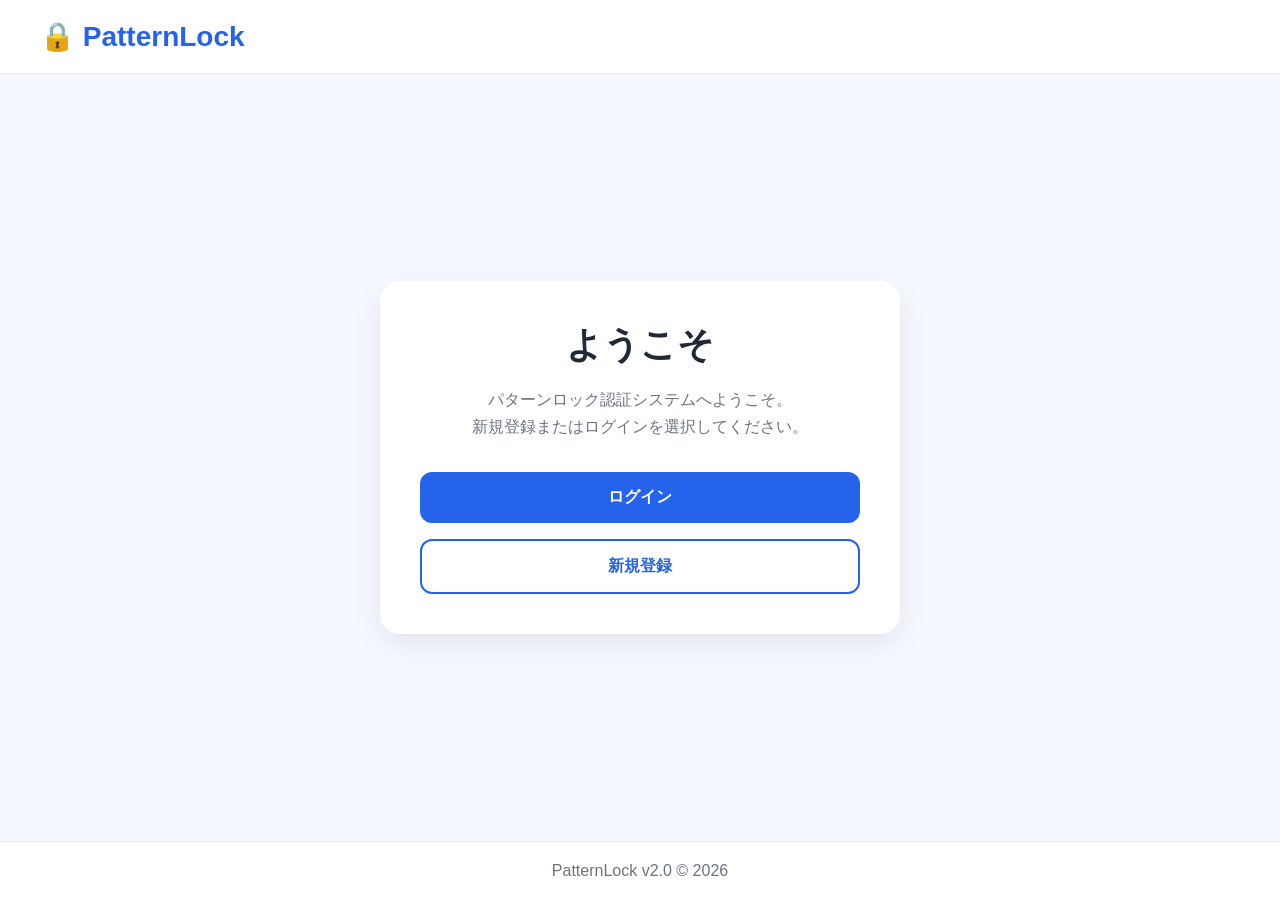
<file: index.html>
<!DOCTYPE html>
<html lang="ja">
<head>
    <meta charset="UTF-8">
    <meta name="viewport" content="width=device-width, initial-scale=1.0">
    <title>PatternLock</title>

    <link rel="stylesheet" href="css/main.css">
</head>

<body>

<header class="header">

    <div class="logo">

        🔒 PatternLock

    </div>

</header>

<main class="hero">

    <section class="card">

        <h1>
            ようこそ
        </h1>

        <p>
            パターンロック認証システムへようこそ。<br>
            新規登録またはログインを選択してください。
        </p>

        <div class="buttons">

            <a href="login.html" class="btn primary">
                ログイン
            </a>

            <a href="register.html" class="btn secondary">
                新規登録
            </a>

        </div>

    </section>

</main>

<footer>

    PatternLock v2.0 © 2026

</footer>

</body>
</html>
</file>
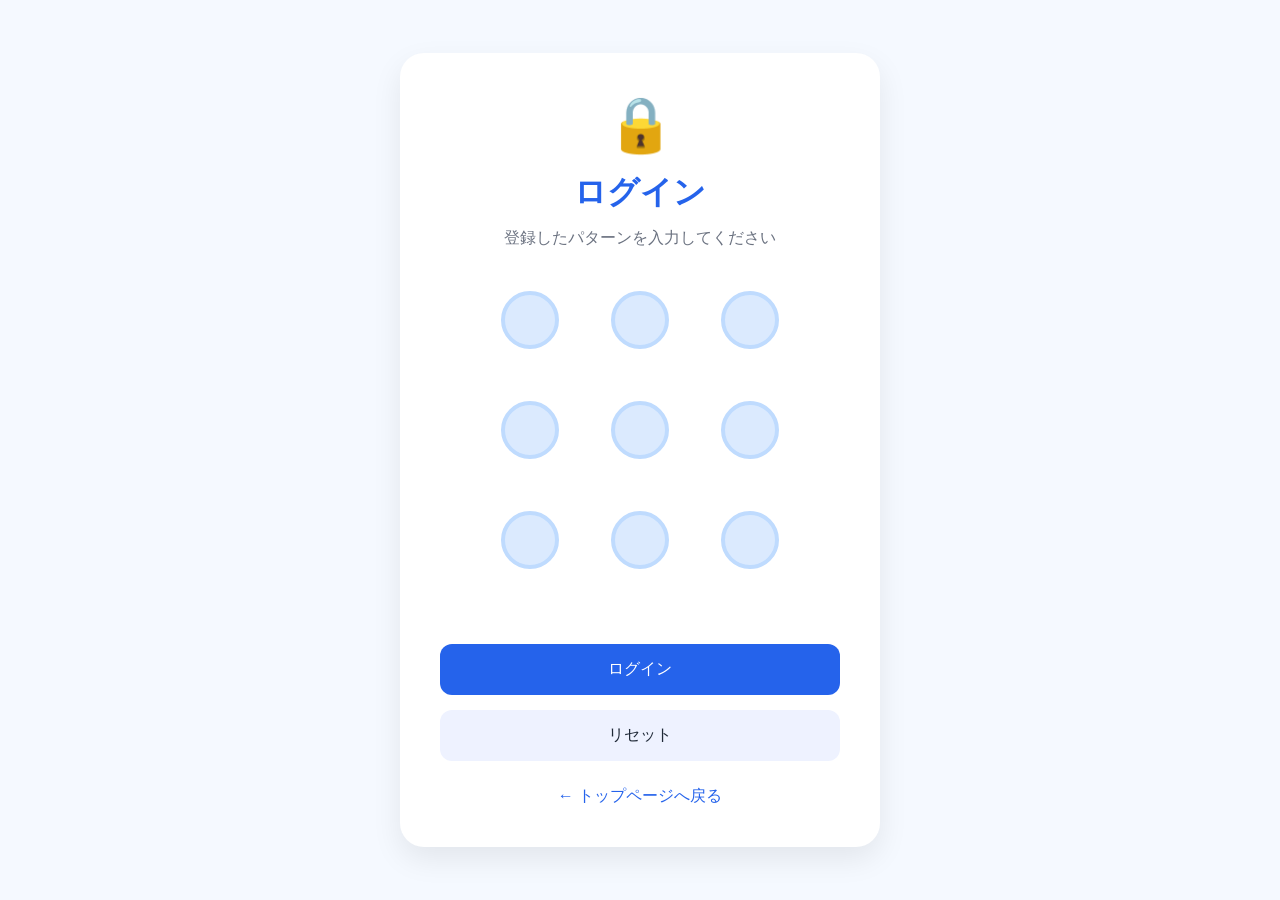
<file: login.html>
<!DOCTYPE html>
<html lang="ja">
<head>
    <meta charset="UTF-8">
    <meta name="viewport" content="width=device-width, initial-scale=1.0">
    <title>ログイン | PatternLock</title>

    <link rel="stylesheet" href="css/login.css">
</head>

<body>

<div class="login-container">

    <div class="login-card">

        <div class="logo">
            🔒
        </div>

        <h1>ログイン</h1>

        <p class="subtitle">
            登録したパターンを入力してください
        </p>

        <div id="patternLock" class="pattern-lock">

            <svg id="patternCanvas"></svg>

            <div class="dot" data-id="1"></div>
            <div class="dot" data-id="2"></div>
            <div class="dot" data-id="3"></div>

            <div class="dot" data-id="4"></div>
            <div class="dot" data-id="5"></div>
            <div class="dot" data-id="6"></div>

            <div class="dot" data-id="7"></div>
            <div class="dot" data-id="8"></div>
            <div class="dot" data-id="9"></div>

        </div>

        <p id="message" class="message"></p>

        <button id="loginButton" class="btn primary">
            ログイン
        </button>

        <button id="resetButton" class="btn secondary">
            リセット
        </button>

        <a href="index.html" class="back">
            ← トップページへ戻る
        </a>

    </div>

</div>

<script src="js/pattern.js"></script>
<script src="js/auth.js"></script>
</body>
</html>
</file>
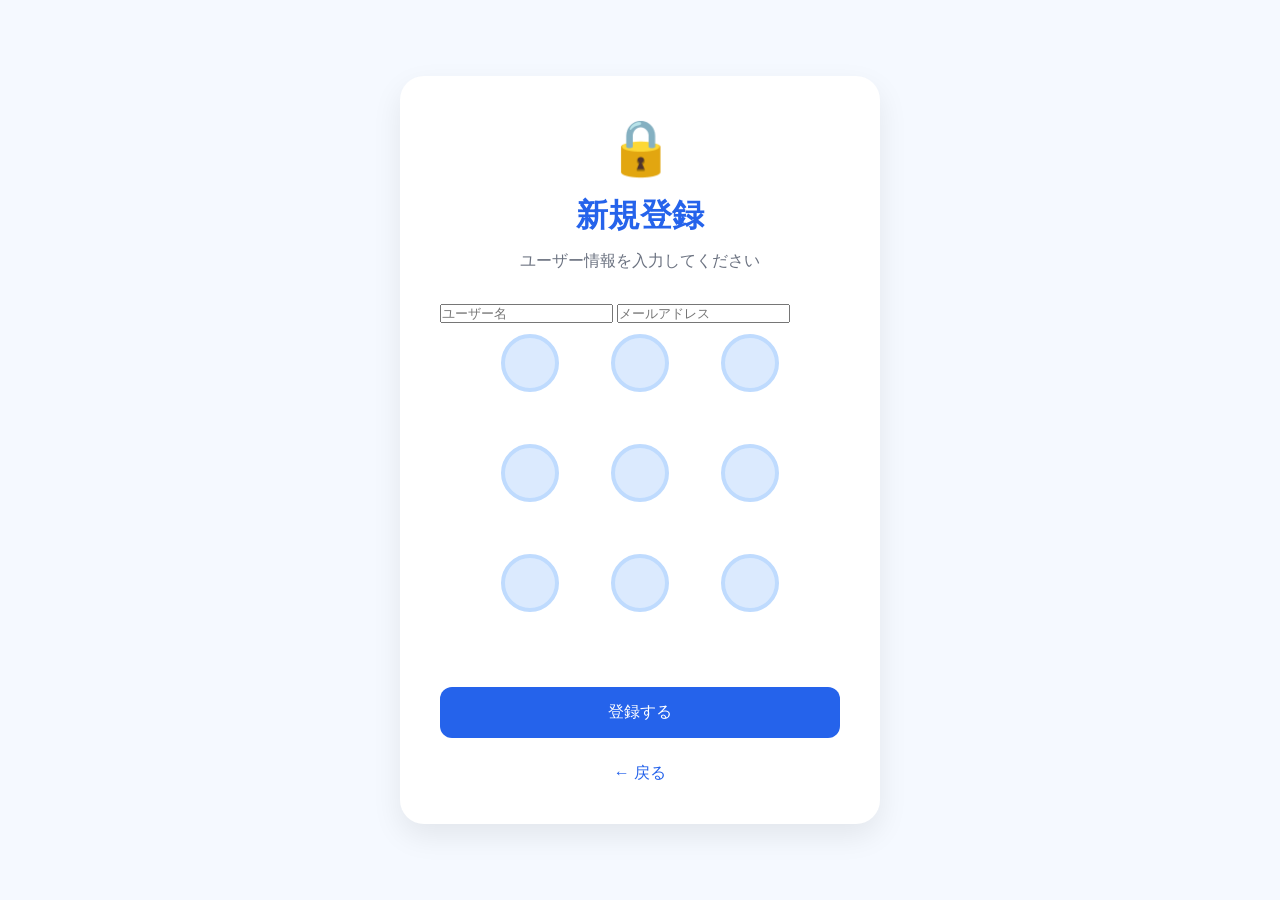
<file: register.html>
<!DOCTYPE html>
<html lang="ja">
<head>
  <meta charset="UTF-8">
  <meta name="viewport" content="width=device-width, initial-scale=1.0">
  <title>新規登録 | PatternLock</title>

  <link rel="stylesheet" href="css/login.css">
</head>
<body>

  <div class="login-container">

    <div class="login-card">

      <div class="logo">🔒</div>

      <h1>新規登録</h1>

      <p class="subtitle">
        ユーザー情報を入力してください
      </p>

      <form id="registerForm">

        <input
          id="username"
          type="text"
          placeholder="ユーザー名"
          required>

        <input
          id="email"
          type="email"
          placeholder="メールアドレス"
          required>

        <div id="patternLock" class="pattern-lock">

          <svg id="patternCanvas"></svg>

          <div class="dot" data-id="1"></div>
          <div class="dot" data-id="2"></div>
          <div class="dot" data-id="3"></div>

          <div class="dot" data-id="4"></div>
          <div class="dot" data-id="5"></div>
          <div class="dot" data-id="6"></div>

          <div class="dot" data-id="7"></div>
          <div class="dot" data-id="8"></div>
          <div class="dot" data-id="9"></div>

        </div>

        <p id="message" class="message"></p>

        <button
          type="submit"
          class="btn primary">
          登録する
        </button>

        <a
          href="index.html"
          class="back">
          ← 戻る
        </a>

      </form>

    </div>

  </div>

  <script src="js/pattern.js"></script>
  <script src="js/auth.js"></script>

</body>
</html>
</file>
<file: css/main.css>
/* ========= PatternLock v2 ========= */

:root{
    --primary:#2563eb;
    --primary-hover:#1d4ed8;
    --background:#f5f9ff;
    --card:#ffffff;
    --text:#1f2937;
    --subtext:#6b7280;
    --border:#dbeafe;
}

*{
    margin:0;
    padding:0;
    box-sizing:border-box;
}

body{
    font-family:"Segoe UI","Yu Gothic UI",sans-serif;
    background:var(--background);
    color:var(--text);
    min-height:100vh;
    display:flex;
    flex-direction:column;
}

.header{
    padding:20px 40px;
    background:#fff;
    border-bottom:1px solid var(--border);
}

.logo{
    font-size:28px;
    font-weight:700;
    color:var(--primary);
}

.hero{
    flex:1;
    display:flex;
    justify-content:center;
    align-items:center;
    padding:30px;
}

.card{
    width:100%;
    max-width:520px;
    background:var(--card);
    border-radius:20px;
    padding:40px;
    text-align:center;
    box-shadow:0 10px 30px rgba(0,0,0,.08);
}

.card h1{
    font-size:36px;
    margin-bottom:16px;
}

.card p{
    color:var(--subtext);
    line-height:1.7;
    margin-bottom:32px;
}

.buttons{
    display:flex;
    flex-direction:column;
    gap:16px;
}

.btn{
    display:block;
    padding:15px;
    text-decoration:none;
    border-radius:12px;
    font-weight:600;
    transition:all .2s ease;
}

.btn.primary{
    background:var(--primary);
    color:#fff;
}

.btn.primary:hover{
    background:var(--primary-hover);
}

.btn.secondary{
    border:2px solid var(--primary);
    color:var(--primary);
    background:#fff;
}

.btn.secondary:hover{
    background:#eef4ff;
}

footer{
    text-align:center;
    padding:20px;
    color:var(--subtext);
    border-top:1px solid var(--border);
    background:#fff;
}

@media (max-width:600px){

    .header{
        padding:18px;
    }

    .logo{
        font-size:22px;
    }

    .card{
        padding:28px;
    }

    .card h1{
        font-size:30px;
    }

}
</file>
<file: css/login.css>
:root{
    --primary:#2563eb;
    --primary-light:#dbeafe;
    --primary-dark:#1d4ed8;
    --background:#f5f9ff;
    --card:#ffffff;
    --text:#1f2937;
    --subtext:#6b7280;
    --error:#dc2626;
    --border:#bfdbfe;
}

*{
    margin:0;
    padding:0;
    box-sizing:border-box;
}

body{
    background:var(--background);
    font-family:"Segoe UI","Yu Gothic UI",sans-serif;
    min-height:100vh;
    display:flex;
    justify-content:center;
    align-items:center;
    padding:20px;
}

.login-container{
    width:100%;
    display:flex;
    justify-content:center;
    align-items:center;
}

.login-card{
    width:100%;
    max-width:480px;
    background:var(--card);
    border-radius:24px;
    padding:40px;
    box-shadow:0 12px 30px rgba(0,0,0,.08);
}

.logo{
    font-size:54px;
    text-align:center;
}

h1{
    margin-top:15px;
    text-align:center;
    color:var(--primary);
}

.subtitle{
    margin:10px 0 30px;
    text-align:center;
    color:var(--subtext);
    line-height:1.6;
}

.pattern-lock{
    width:300px;
    height:300px;
    margin:0 auto;
    position:relative;
    display:grid;
    grid-template-columns:repeat(3,1fr);
    gap:30px;
    align-items:center;
    justify-items:center;
}

#patternCanvas{
    position:absolute;
    inset:0;
    width:100%;
    height:100%;
    pointer-events:none;
}

.dot{
    width:58px;
    height:58px;
    border-radius:50%;
    background:var(--primary-light);
    border:4px solid var(--border);
    transition:.15s;
    cursor:pointer;
}

.dot.active{
    background:var(--primary);
    border-color:var(--primary-dark);
    transform:scale(1.15);
}

.message{
    height:24px;
    margin-top:25px;
    text-align:center;
    color:var(--error);
    font-weight:600;
}

.btn{
    width:100%;
    margin-top:15px;
    padding:15px;
    border:none;
    border-radius:12px;
    font-size:16px;
    cursor:pointer;
    transition:.2s;
}

.primary{
    background:var(--primary);
    color:#fff;
}

.primary:hover{
    background:var(--primary-dark);
}

.secondary{
    background:#eef2ff;
    color:var(--text);
}

.secondary:hover{
    background:#e2e8f0;
}

.back{
    display:block;
    margin-top:25px;
    text-align:center;
    text-decoration:none;
    color:var(--primary);
}

.back:hover{
    text-decoration:underline;
}

@media(max-width:600px){

    .login-card{
        padding:25px;
    }

    .pattern-lock{
        width:260px;
        height:260px;
        gap:22px;
    }

    .dot{
        width:50px;
        height:50px;
    }

}
</file>
